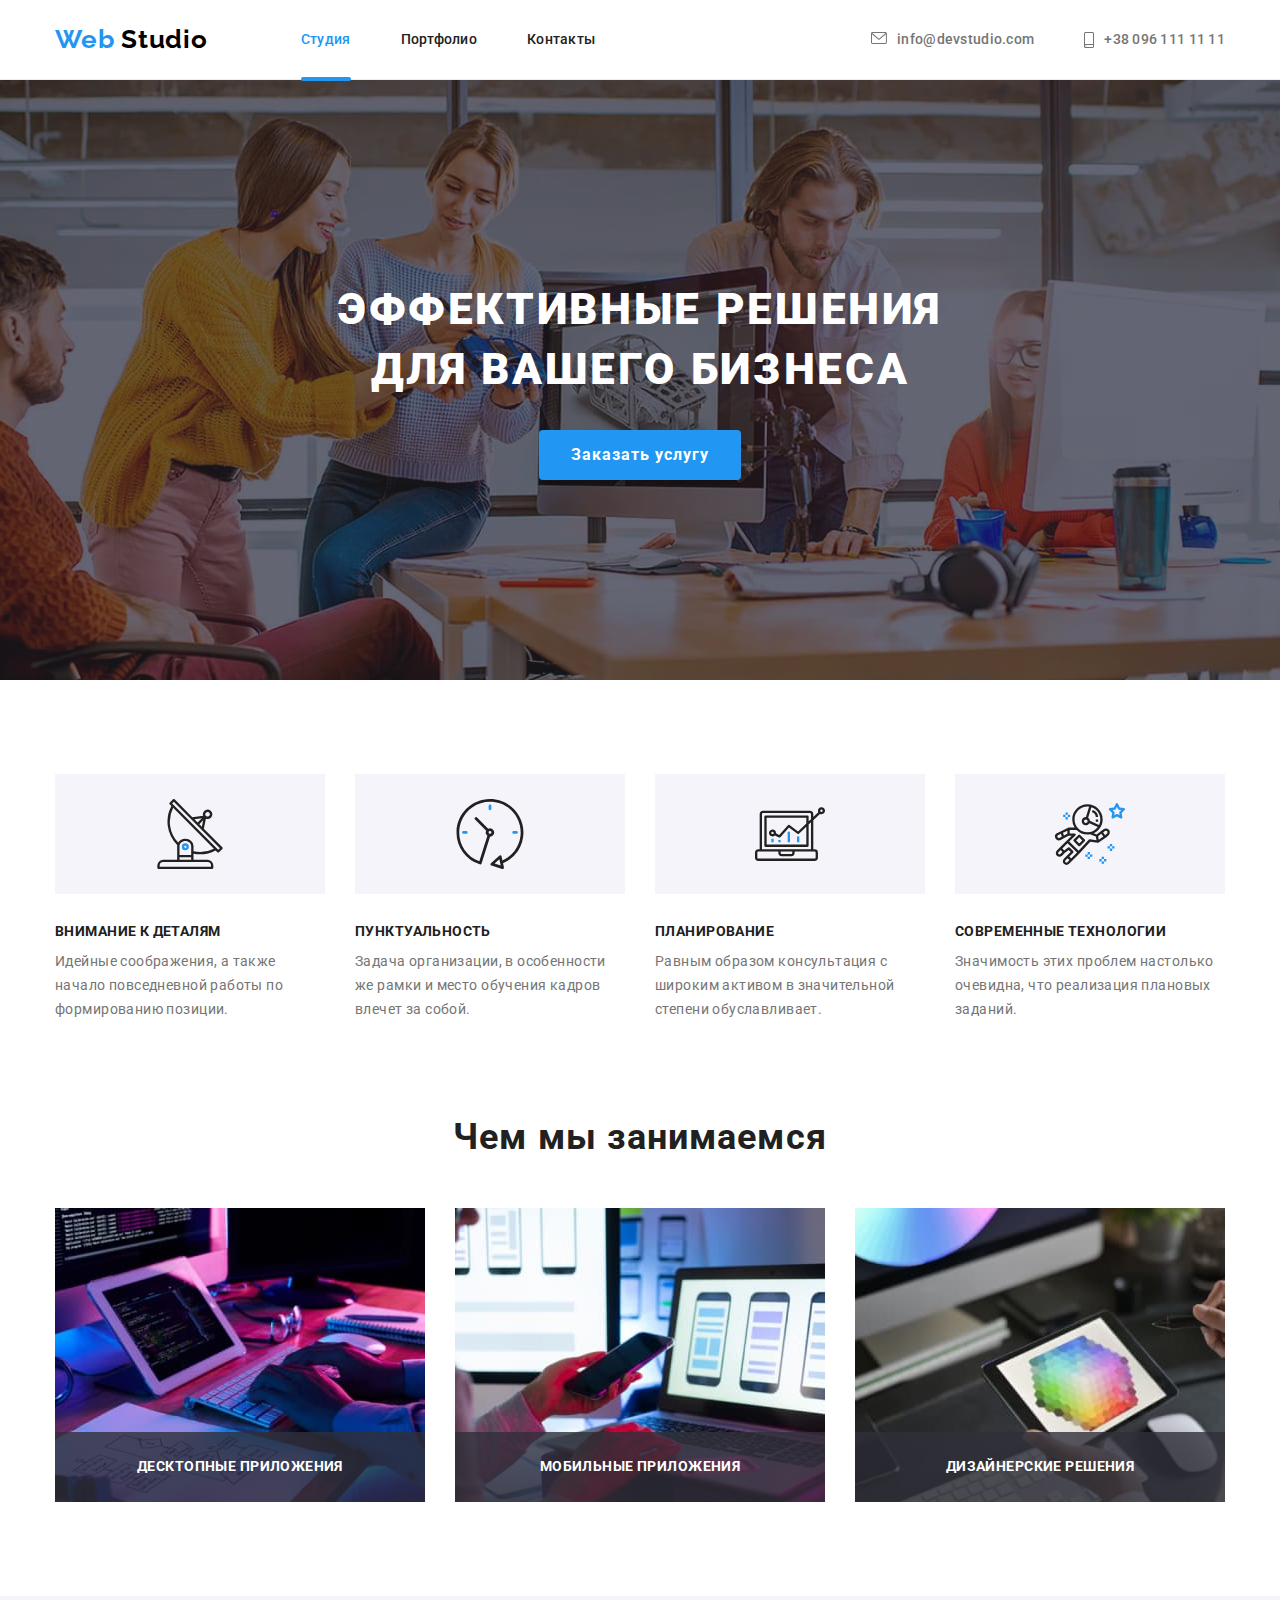
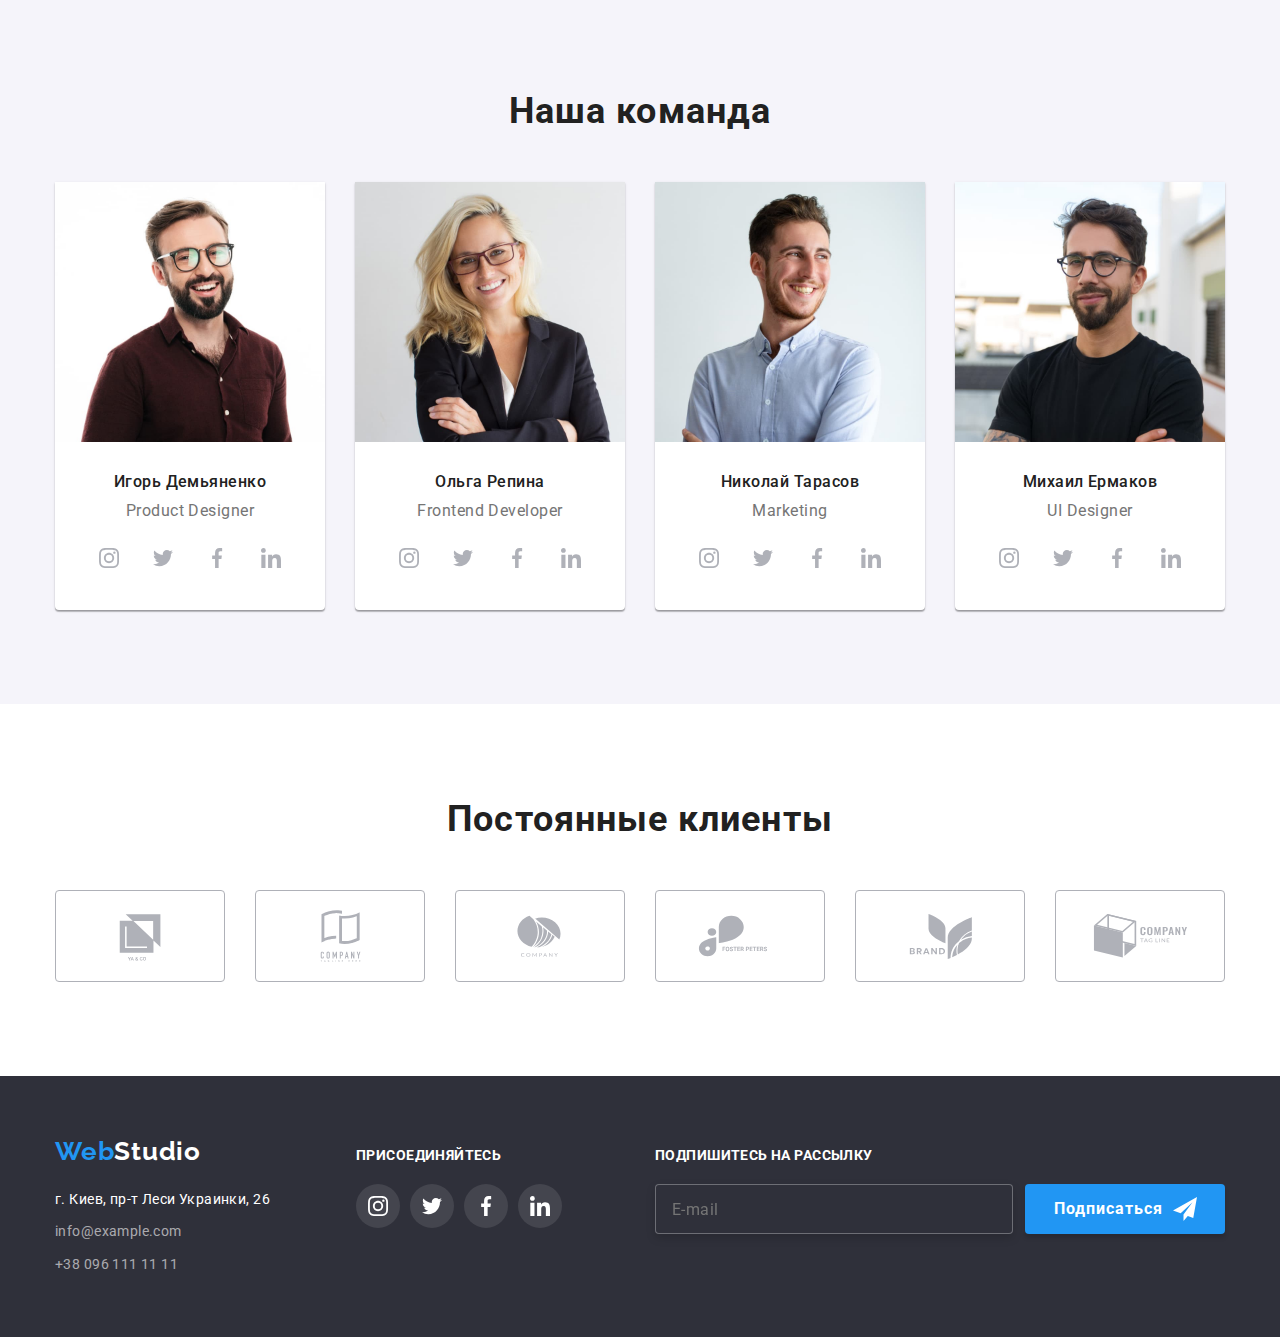
<file: index.html>
<!DOCTYPE html>
<html lang="ru">
  <head>
    <meta charset="UTF-8" />
    <meta http-equiv="X-UA-Compatible" content="IE=edge" />
    <meta name="viewport" content="width=device-width, initial-scale=1.0" />
    <title>WebStudio-Main</title>
    <link
      rel="stylesheet"
      href="https://cdnjs.cloudflare.com/ajax/libs/modern-normalize/1.0.0/modern-normalize.min.css"
    />
    <link
      href="https://fonts.googleapis.com/css2?family=Raleway:wght@700&family=Roboto:wght@400;500;700;900&display=swap"
      rel="stylesheet"
    />
    <link rel="stylesheet" href="./css/main.min.css" />
  </head>

  <body>
    <!--Шапка-->
    <header class="page-header">
      <div class="container">
        <a lang="en" href="./index.html" class="logo link">
          <span class="logo__accent">Web</span>
          Studio
        </a>
        <nav>
          <ul class="nav list">
            <li class="nav__item">
              <a href="./index.html" class="nav__link link current-page">Студия</a>
            </li>
            <li class="nav__item">
              <a href="./portfolio.html" class="nav__link link">Портфолио</a>
            </li>
            <li class="nav__item">
              <a href="#" class="nav__link link">Контакты </a>
            </li>
          </ul>
        </nav>
        <ul class="header-addr list">
          <li class="header-addr__item">
            <svg class="header-addr__icon" width="16" height="12">
              <use href="./images/icons.svg#envelope"></use>
            </svg>
            <a href="mailto:info@devstudio.com" class="header-addr__link link">
              info@devstudio.com
            </a>
          </li>
          <li class="header-addr__item">
            <svg class="header-addr__icon" width="10" height="16">
              <use href="./images/icons.svg#smartphone"></use>
            </svg>
            <a href="tel:+380961111111" class="header-addr__link link"> +38 096 111 11 11 </a>
          </li>
        </ul>
      </div>
    </header>
    <main>
      <!--Герой-->
      <section class="hero">
        <h1 class="hero__title">Эффективные решения для вашего бизнеса</h1>
        <button type="button" class="hero__button" data-modal-open>Заказать услугу</button>
      </section>
      <!--Преимущества-->
      <section class="advantages-section section">
        <div class="container">
          <h2 class="visually-hidden">Преимущества</h2>
          <ul class="advantages list">
            <li class="advantages__item">
              <div class="advantages__icon">
                <svg width="70" height="70">
                  <use href="./images/icons.svg#antenna"></use>
                </svg>
              </div>
              <h3 class="advantages__title">Внимание к деталям</h3>
              <p class="advantages__text">
                Идейные соображения, а также начало повседневной работы по формированию позиции.
              </p>
            </li>
            <li class="advantages__item">
              <div class="advantages__icon">
                <svg width="70" height="70">
                  <use href="./images/icons.svg#clock"></use>
                </svg>
              </div>
              <h3 class="advantages__title">Пунктуальность</h3>
              <p class="advantages__text">
                Задача организации, в особенности же рамки и место обучения кадров влечет за собой.
              </p>
            </li>

            <li class="advantages__item">
              <div class="advantages__icon">
                <svg width="70" height="70">
                  <use href="./images/icons.svg#diagram"></use>
                </svg>
              </div>
              <h3 class="advantages__title">Планирование</h3>
              <p class="advantages__text">
                Равным образом консультация с широким активом в значительной степени обуславливает.
              </p>
            </li>
            <li class="advantages__item">
              <div class="advantages__icon">
                <svg width="70" height="70">
                  <use href="./images/icons.svg#astronaut"></use>
                </svg>
              </div>
              <h3 class="advantages__title">Современные технологии</h3>
              <p class="advantages__text">
                Значимость этих проблем настолько очевидна, что реализация плановых заданий.
              </p>
            </li>
          </ul>
        </div>
      </section>
      <!--Сферы-->
      <section class="spheres-section section">
        <div class="container">
          <h2 class="section__title">Чем мы занимаемся</h2>
          <ul class="spheres list">
            <li class="spheres__item">
              <img
                src="./images/index/sphere1.jpg"
                alt="Человек пишет программный код"
                width="370"
                height="294"
              />
              <p class="spheres__overlay">Десктопные приложения</p>
            </li>
            <li class="spheres__item">
              <img
                src="./images/index/sphere2.jpg"
                alt="Человек разрабатывает интерфейс"
                width="370"
                height="294"
              />
              <p class="spheres__overlay">Мобильные приложения</p>
            </li>
            <li class="spheres__item">
              <img
                src="./images/index/sphere3.jpg"
                alt="Человек выбирает цвет на планшете"
                width="370"
                height="294"
              />
              <p class="spheres__overlay">Дизайнерские решения</p>
            </li>
          </ul>
        </div>
      </section>
      <!--Команда-->
      <section class="team-section section">
        <div class="container">
          <h2 class="section__title">Наша команда</h2>
          <ul class="team list">
            <li class="team__item">
              <img src="./images/index/team1.jpg" alt="Игорь Демьяненко" width="270" height="260" />
              <h3 class="team__person">Игорь Демьяненко</h3>
              <p class="team__position">Product Designer</p>
              <ul class="social list">
                <li>
                  <a href="#" class="social__link">
                    <svg class="social__icon social__icon--team" width="20" height="20">
                      <use href="./images/icons.svg#instagram"></use>
                    </svg>
                  </a>
                </li>
                <li>
                  <a href="#" class="social__link">
                    <svg class="social__icon social__icon--team" width="20" height="20">
                      <use href="./images/icons.svg#twitter"></use>
                    </svg>
                  </a>
                </li>
                <li>
                  <a href="#" class="social__link">
                    <svg class="social__icon social__icon--team" width="20" height="20">
                      <use href="./images/icons.svg#facebook"></use>
                    </svg>
                  </a>
                </li>
                <li>
                  <a href="#" class="social__link">
                    <svg class="social__icon social__icon--team" width="20" height="20">
                      <use href="./images/icons.svg#linkedin"></use>
                    </svg>
                  </a>
                </li>
              </ul>
            </li>
            <li class="team__item">
              <img src="./images/index/team2.jpg" alt="Ольга Репина" width="270" height="260" />
              <h3 class="team__person">Ольга Репина</h3>
              <p class="team__position">Frontend Developer</p>
              <ul class="social list">
                <li>
                  <a href="#" class="social__link">
                    <svg class="social__icon social__icon--team" width="20" height="20">
                      <use href="./images/icons.svg#instagram"></use>
                    </svg>
                  </a>
                </li>
                <li>
                  <a href="#" class="social__link">
                    <svg class="social__icon social__icon--team" width="20" height="20">
                      <use href="./images/icons.svg#twitter"></use>
                    </svg>
                  </a>
                </li>
                <li>
                  <a href="#" class="social__link">
                    <svg class="social__icon social__icon--team" width="20" height="20">
                      <use href="./images/icons.svg#facebook"></use>
                    </svg>
                  </a>
                </li>
                <li>
                  <a href="#" class="social__link">
                    <svg class="social__icon social__icon--team" width="20" height="20">
                      <use href="./images/icons.svg#linkedin"></use>
                    </svg>
                  </a>
                </li>
              </ul>
            </li>
            <li class="team__item">
              <img src="./images/index/team3.jpg" alt="Николай Тарасов" width="270" height="260" />
              <h3 class="team__person">Николай Тарасов</h3>
              <p class="team__position">Marketing</p>
              <ul class="social list">
                <li>
                  <a href="#" class="social__link">
                    <svg class="social__icon social__icon--team" width="20" height="20">
                      <use href="./images/icons.svg#instagram"></use>
                    </svg>
                  </a>
                </li>
                <li>
                  <a href="#" class="social__link">
                    <svg class="social__icon social__icon--team" width="20" height="20">
                      <use href="./images/icons.svg#twitter"></use>
                    </svg>
                  </a>
                </li>
                <li>
                  <a href="#" class="social__link">
                    <svg class="social__icon social__icon--team" width="20" height="20">
                      <use href="./images/icons.svg#facebook"></use>
                    </svg>
                  </a>
                </li>
                <li>
                  <a href="#" class="social__link">
                    <svg class="social__icon social__icon--team" width="20" height="20">
                      <use href="./images/icons.svg#linkedin"></use>
                    </svg>
                  </a>
                </li>
              </ul>
            </li>
            <li class="team__item">
              <img src="./images/index/team4.jpg" alt="Михаил Ермаков" width="270" height="260" />
              <h3 class="team__person">Михаил Ермаков</h3>
              <p class="team__position">UI Designer</p>
              <ul class="social list">
                <li>
                  <a href="#" class="social__link">
                    <svg class="social__icon social__icon--team" width="20" height="20">
                      <use href="./images/icons.svg#instagram"></use>
                    </svg>
                  </a>
                </li>
                <li>
                  <a href="#" class="social__link">
                    <svg class="social__icon social__icon--team" width="20" height="20">
                      <use href="./images/icons.svg#twitter"></use>
                    </svg>
                  </a>
                </li>
                <li>
                  <a href="#" class="social__link">
                    <svg class="social__icon social__icon--team" width="20" height="20">
                      <use href="./images/icons.svg#facebook"></use>
                    </svg>
                  </a>
                </li>
                <li>
                  <a href="#" class="social__link">
                    <svg class="social__icon social__icon--team" width="20" height="20">
                      <use href="./images/icons.svg#linkedin"></use>
                    </svg>
                  </a>
                </li>
              </ul>
            </li>
          </ul>
        </div>
      </section>
      <!--Постоянные клиенты-->
      <section class="section">
        <div class="container">
          <h2 class="section__title">Постоянные клиенты</h2>
          <ul class="clients list">
            <li class="clients__item">
              <a href="#" class="clients__link link">
                <svg class="clients__icon" width="106" height="60">
                  <use href="./images/icons.svg#company1"></use>
                </svg>
              </a>
            </li>
            <li class="clients__item">
              <a href="#" class="clients__link link">
                <svg class="clients__icon" width="106" height="60">
                  <use href="./images/icons.svg#company2"></use>
                </svg>
              </a>
            </li>
            <li class="clients__item">
              <a href="#" class="clients__link link">
                <svg class="clients__icon" width="106" height="60">
                  <use href="./images/icons.svg#company3"></use>
                </svg>
              </a>
            </li>
            <li class="clients__item">
              <a href="#" class="clients__link link">
                <svg class="clients__icon" width="106" height="60">
                  <use href="./images/icons.svg#company4"></use>
                </svg>
              </a>
            </li>
            <li class="clients__item">
              <a href="#" class="clients__link link">
                <svg class="clients__icon" width="106" height="60">
                  <use href="./images/icons.svg#company5"></use>
                </svg>
              </a>
            </li>
            <li class="clients-list-item list">
              <a href="#" class="clients__link link">
                <svg class="clients__icon" width="106" height="60">
                  <use href="./images/icons.svg#company6"></use>
                </svg>
              </a>
            </li>
          </ul>
        </div>
      </section>
    </main>
    <!--Подвал-->
    <footer class="page-footer">
      <div class="container">
        <div class="page-footer__addresses">
          <a lang="en" href="./index.html" class="logo link"
            ><span class="logo__accent">Web</span>Studio</a
          >
          <address>
            <ul class="list">
              <li class="footer-addr">
                <a href="" class="footer-addr__link footer-addr__link--real link">
                  г. Киев, пр-т Леси Украинки, 26
                </a>
              </li>
              <li class="footer-addr">
                <a
                  href="mailto:info@example.com"
                  class="footer-addr__link footer-addr__link--email link"
                  >info@example.com</a
                >
              </li>
              <li class="footer-addr">
                <a href="tel:+380961111111" class="footer-addr__link footer-addr__link--phone link"
                  >+38 096 111 11 11</a
                >
              </li>
            </ul>
          </address>
        </div>
        <div class="page-footer__social">
          <h3 class="page-footer__title">Присоединяйтесь</h3>
          <ul class="social list">
            <li>
              <a href="#" class="social__link social__link--footer">
                <svg class="social__icon social__icon--footer" width="20" height="20">
                  <use href="./images/icons.svg#instagram"></use>
                </svg>
              </a>
            </li>
            <li>
              <a href="#" class="social__link social__link--footer">
                <svg class="social__icon social__icon--footer" width="20" height="20">
                  <use href="./images/icons.svg#twitter"></use>
                </svg>
              </a>
            </li>
            <li>
              <a href="#" class="social__link social__link--footer">
                <svg class="social__icon social__icon--footer" width="20" height="20">
                  <use href="./images/icons.svg#facebook"></use>
                </svg>
              </a>
            </li>
            <li>
              <a href="#" class="social__link social__link--footer">
                <svg class="social__icon social__icon--footer" width="20" height="20">
                  <use href="./images/icons.svg#linkedin"></use>
                </svg>
              </a>
            </li>
          </ul>
        </div>
        <form class="page-footer__subscribe">
          <h3 class="page-footer__title">Подпишитесь на рассылку</h3>
          <div class="subscribe">
            <input
              class="subscribe__input"
              name="subscribe-email"
              type="email"
              placeholder="E-mail"
            />
            <button class="subscribe__button" type="submit">Подписаться</button>
            <svg class="subscribe__icon">
              <use href="./images/icons.svg#send"></use>
            </svg>
          </div>
        </form>
      </div>
    </footer>
    <!--Backdrop-->
    <div class="backdrop is-hidden" data-modal>
      <form class="modal">
        <button type="button" class="modal__close" data-modal-close>
          <svg width="18" height="18">
            <use href="./images/icons.svg#modal-close"></use>
          </svg>
        </button>

        <p class="modal__title">Оставьте свои данные, мы вам перезвоним</p>

        <ul>
          <li class="inputbox">
            <label for="name" class="inputbox__label">Имя</label>
            <input type="text" name="client-name" id="name" class="inputbox__text" />
            <svg class="inputbox__icon">
              <use href="./images/icons.svg#input-name"></use>
            </svg>
          </li>
          <li class="inputbox">
            <label for="tel" class="inputbox__label">Телефон</label>
            <input type="tel" name="client-tel" id="tel" class="inputbox__text" />
            <svg class="inputbox__icon">
              <use href="./images/icons.svg#input-phone"></use>
            </svg>
          </li>
          <li class="inputbox">
            <label for="email" class="inputbox__label">Почта</label>
            <input type="email" name="client-email" id="email" class="inputbox__text" />
            <svg class="inputbox__icon">
              <use href="./images/icons.svg#input-email"></use>
            </svg>
          </li>
          <li class="inputbox">
            <label for="comment" class="inputbox__label">Комментарий</label>
            <textarea
              class="inputbox__comment"
              name="client-comment"
              id="comment"
              placeholder="Введите текст"
            ></textarea>
          </li>
        </ul>

        <label class="license">
          <input type="checkbox" name="license-origin-cb" class="license__origin-cb" />
          <svg class="license__svg-cb">
            <use href="./images/icons.svg#check"></use>
          </svg>
          <span>
            Соглашаюсь с рассылкой и принимаю
            <a href="#" class="license__link">Условия договора</a>
          </span>
        </label>
        <button type="submit" class="modal__button">Отправить</button>
      </form>
    </div>
    <script src="./js/modal.js"></script>
  </body>
</html>
</file>
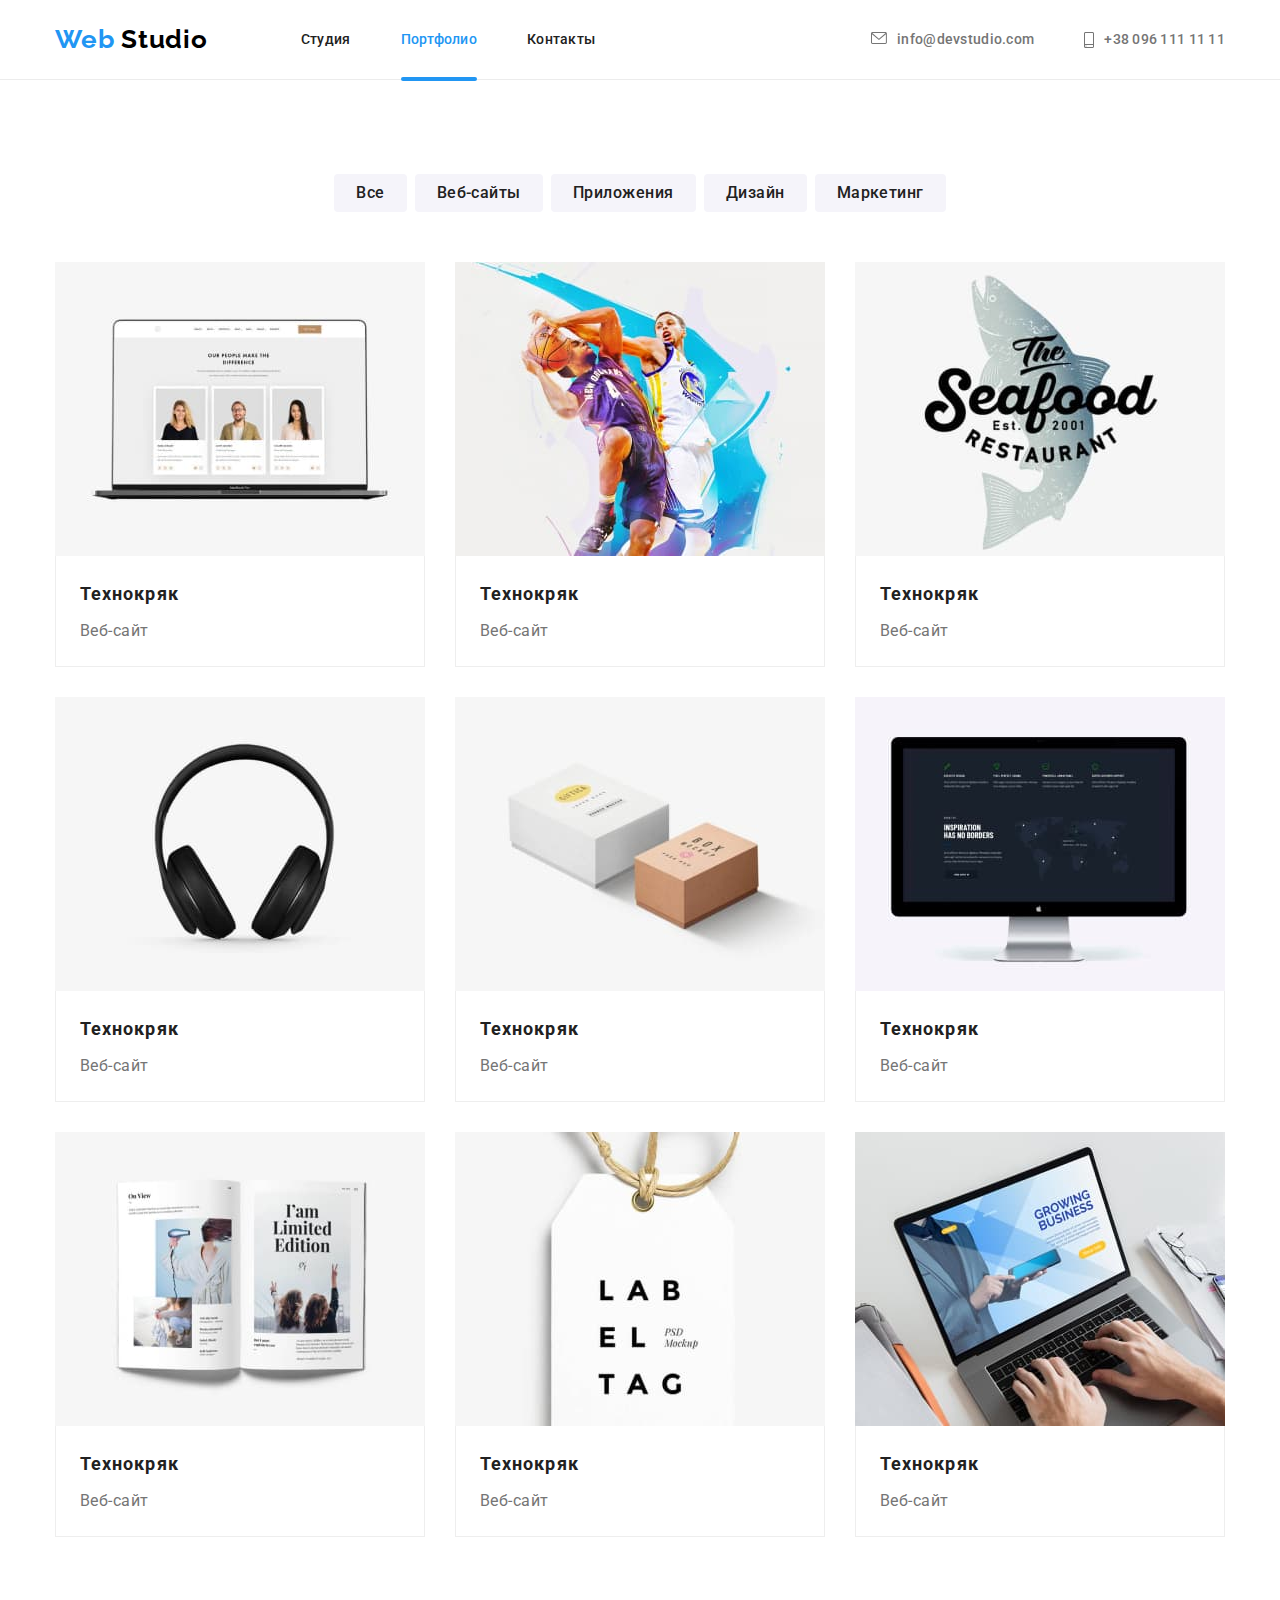
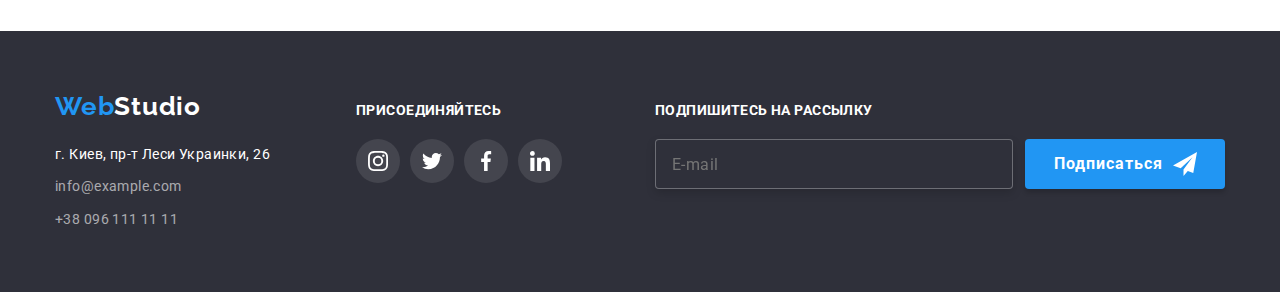
<file: portfolio.html>
<!DOCTYPE html>
<html lang="ru">
  <head>
    <meta charset="UTF-8" />
    <meta http-equiv="X-UA-Compatible" content="IE=edge" />
    <meta name="viewport" content="width=device-width, initial-scale=1.0" />
    <title>WebStudio-Portfolio</title>
    <link
      rel="stylesheet"
      href="https://cdnjs.cloudflare.com/ajax/libs/modern-normalize/1.0.0/modern-normalize.min.css"
    />
    <link
      href="https://fonts.googleapis.com/css2?family=Raleway:wght@700&family=Roboto:wght@400;500;700&display=swap"
      rel="stylesheet"
    />
    <link rel="stylesheet" href="./css/main.min.css" />
  </head>

  <body>
    <!--Шапка-->
    <header class="page-header">
      <div class="container">
        <a lang="en" href="./index.html" class="logo link">
          <span class="logo__accent">Web</span>
          Studio
        </a>
        <nav>
          <ul class="nav list">
            <li class="nav__item">
              <a href="./index.html" class="nav__link link">Студия</a>
            </li>
            <li class="nav__item">
              <a href="./portfolio.html" class="nav__link link current-page">Портфолио</a>
            </li>
            <li class="nav__item">
              <a href="#" class="nav__link link">Контакты </a>
            </li>
          </ul>
        </nav>
        <ul class="header-addr list">
          <li class="header-addr__item">
            <svg class="header-addr__icon" width="16" height="12">
              <use href="./images/icons.svg#envelope"></use>
            </svg>
            <a href="mailto:info@devstudio.com" class="header-addr__link link">
              info@devstudio.com
            </a>
          </li>
          <li class="header-addr__item">
            <svg class="header-addr__icon" width="10" height="16">
              <use href="./images/icons.svg#smartphone"></use>
            </svg>
            <a href="tel:+380961111111" class="header-addr__link link"> +38 096 111 11 11 </a>
          </li>
        </ul>
      </div>
    </header>

    <main>
      <!--Портфолио-->
      <section class="section">
        <div class="container">
          <h1 class="visually-hidden">Наши работы</h1>
          <ul class="filter list">
            <li class="filter__item">
              <button type="button" class="filter__button">Все</button>
            </li>
            <li class="filter__item">
              <button type="button" class="filter__button">Веб-сайты</button>
            </li>
            <li class="filter__item">
              <button type="button" class="filter__button">Приложения</button>
            </li>
            <li class="filter__item">
              <button type="button" class="filter__button">Дизайн</button>
            </li>
            <li class="filter__item">
              <button type="button" class="filter__button">Маркетинг</button>
            </li>
          </ul>
          <ul class="works list">
            <li class="works__item">
              <a href="#" class="works__link link">
                <div class="works__thumb">
                  <img
                    src="./images/portfolio/technocrack.jpg"
                    alt="Интернет страница с изображениями людей"
                    width="370"
                    height="294"
                  />
                  <p class="works__overlay">
                    Технокряк это современная площадка распространения коронавируса. Компании
                    используют эту платформу для цифрового шпионажа и атак на защищённые сервера
                    конкурентов. Технокряк это современная площадка распространения коронавируса.
                    Компании используют эту платформу для цифрового шпионажа и атак на защищённые
                    сервера конкурентов.
                  </p>
                </div>
                <div class="works__info">
                  <h2 class="works__title">Технокряк</h2>
                  <p class="works__description">Веб-сайт</p>
                </div>
              </a>
            </li>
            <li class="works__item">
              <a href="#" class="works__link link">
                <div class="works__thumb">
                  <img
                    src="./images/portfolio/basketball.jpg"
                    alt="Баскетболисты"
                    width="370"
                    height="294"
                  />
                  <p class="works__overlay">
                    Технокряк это современная площадка распространения коронавируса. Компании
                    используют эту платформу для цифрового шпионажа и атак на защищённые сервера
                    конкурентов.
                  </p>
                </div>
                <div class="works__info">
                  <h2 class="works__title">Технокряк</h2>
                  <p class="works__description">Веб-сайт</p>
                </div>
              </a>
            </li>
            <li class="works__item">
              <a href="#" class="works__link link">
                <div class="works__thumb">
                  <img
                    src="./images/portfolio/seafood.jpg"
                    alt="Логотип ресторана Seafood"
                    width="370"
                    height="294"
                  />
                  <p class="works__overlay">
                    Технокряк это современная площадка распространения коронавируса. Компании
                    используют эту платформу для цифрового шпионажа и атак на защищённые сервера
                    конкурентов.
                  </p>
                </div>
                <div class="works__info">
                  <h2 class="works__title">Технокряк</h2>
                  <p class="works__description">Веб-сайт</p>
                </div>
              </a>
            </li>
            <li class="works__item">
              <a href="#" class="works__link link">
                <div class="works__thumb">
                  <img src="./images/portfolio/prime.jpg" alt="Наушники" width="370" height="294" />
                  <p class="works__overlay">
                    Технокряк это современная площадка распространения коронавируса. Компании
                    используют эту платформу для цифрового шпионажа и атак на защищённые сервера
                    конкурентов.
                  </p>
                </div>
                <div class="works__info">
                  <h2 class="works__title">Технокряк</h2>
                  <p class="works__description">Веб-сайт</p>
                </div>
              </a>
            </li>
            <li class="works__item">
              <a href="#" class="works__link link">
                <div class="works__thumb">
                  <img
                    src="./images/portfolio/boxes.jpg"
                    alt="Две разные коробки"
                    width="370"
                    height="294"
                  />
                  <p class="works__overlay">
                    Технокряк это современная площадка распространения коронавируса. Компании
                    используют эту платформу для цифрового шпионажа и атак на защищённые сервера
                    конкурентов.
                  </p>
                </div>
                <div class="works__info">
                  <h2 class="works__title">Технокряк</h2>
                  <p class="works__description">Веб-сайт</p>
                </div>
              </a>
            </li>
            <li class="works__item">
              <a href="#" class="works__link link">
                <div class="works__thumb">
                  <img
                    src="./images/portfolio/inspiration.jpg"
                    alt="Компьютер с открытым сайтом"
                    width="370"
                    height="294"
                  />
                  <p class="works__overlay">
                    Технокряк это современная площадка распространения коронавируса. Компании
                    используют эту платформу для цифрового шпионажа и атак на защищённые сервера
                    конкурентов.
                  </p>
                </div>
                <div class="works__info">
                  <h2 class="works__title">Технокряк</h2>
                  <p class="works__description">Веб-сайт</p>
                </div>
              </a>
            </li>
            <li class="works__item">
              <a href="#" class="works__link link">
                <div class="works__thumb">
                  <img
                    src="./images/portfolio/limited-edition.jpg"
                    alt="Разворот журнала"
                    width="370"
                    height="294"
                  />
                  <p class="works__overlay">
                    Технокряк это современная площадка распространения коронавируса. Компании
                    используют эту платформу для цифрового шпионажа и атак на защищённые сервера
                    конкурентов.
                  </p>
                </div>
                <div class="works__info">
                  <h2 class="works__title">Технокряк</h2>
                  <p class="works__description">Веб-сайт</p>
                </div>
              </a>
            </li>
            <li class="works__item">
              <a href="#" class="works__link link">
                <div class="works__thumb">
                  <img
                    src="./images/portfolio/lab.jpg"
                    alt="Бирка с надписью"
                    width="370"
                    height="294"
                  />
                  <p class="works__overlay">
                    Технокряк это современная площадка распространения коронавируса. Компании
                    используют эту платформу для цифрового шпионажа и атак на защищённые сервера
                    конкурентов.
                  </p>
                </div>
                <div class="works__info">
                  <h2 class="works__title">Технокряк</h2>
                  <p class="works__description">Веб-сайт</p>
                </div>
              </a>
            </li>
            <li class="works__item">
              <a href="#" class="works__link link">
                <div class="works__thumb">
                  <img
                    src="./images/portfolio/growing-business.jpg"
                    alt="Человек работает за ноутбуком"
                    width="370"
                    height="294"
                  />
                  <p class="works__overlay">
                    Технокряк это современная площадка распространения коронавируса. Компании
                    используют эту платформу для цифрового шпионажа и атак на защищённые сервера
                    конкурентов.
                  </p>
                </div>
                <div class="works__info">
                  <h2 class="works__title">Технокряк</h2>
                  <p class="works__description">Веб-сайт</p>
                </div>
              </a>
            </li>
          </ul>
        </div>
      </section>
    </main>
    <!--Подвал-->
    <footer class="page-footer">
      <div class="container">
        <div class="page-footer__addresses">
          <a lang="en" href="./index.html" class="logo link"
            ><span class="logo__accent">Web</span>Studio</a
          >
          <address>
            <ul class="list">
              <li class="footer-addr">
                <a href="" class="footer-addr__link footer-addr__link--real link"
                  >г. Киев, пр-т Леси Украинки, 26</a
                >
              </li>
              <li class="footer-addr">
                <a
                  href="mailto:info@example.com"
                  class="footer-addr__link footer-addr__link--email link"
                  >info@example.com</a
                >
              </li>
              <li class="footer-addr">
                <a href="tel:+380961111111" class="footer-addr__link footer-addr__link--phone link"
                  >+38 096 111 11 11</a
                >
              </li>
            </ul>
          </address>
        </div>
        <div class="page-footer__social">
          <h3 class="page-footer__title">Присоединяйтесь</h3>
          <ul class="social list">
            <li>
              <a href="#" class="social__link social__link--footer">
                <svg class="social__icon social__icon--footer" width="20" height="20">
                  <use href="./images/icons.svg#instagram"></use>
                </svg>
              </a>
            </li>
            <li>
              <a href="#" class="social__link social__link--footer">
                <svg class="social__icon social__icon--footer" width="20" height="20">
                  <use href="./images/icons.svg#twitter"></use>
                </svg>
              </a>
            </li>
            <li>
              <a href="#" class="social__link social__link--footer">
                <svg class="social__icon social__icon--footer" width="20" height="20">
                  <use href="./images/icons.svg#facebook"></use>
                </svg>
              </a>
            </li>
            <li>
              <a href="#" class="social__link social__link--footer">
                <svg class="social__icon social__icon--footer" width="20" height="20">
                  <use href="./images/icons.svg#linkedin"></use>
                </svg>
              </a>
            </li>
          </ul>
        </div>
        <form class="page-footer__subscribe">
          <h3 class="page-footer__title">Подпишитесь на рассылку</h3>
          <div class="subscribe">
            <input
              class="subscribe__input"
              name="subscribe-email"
              type="email"
              placeholder="E-mail"
            />
            <button class="subscribe__button" type="submit">Подписаться</button>
            <svg class="subscribe__icon">
              <use href="./images/icons.svg#send"></use>
            </svg>
          </div>
        </form>
      </div>
    </footer>
  </body>
</html>
</file>
<file: css/main.min.css>
:root{--primary-text-color: #212121;--secondary-text-color: #757575;--accent-text-color: #2196f3;--white-text-color: #ffffff;--black-text-color: #000000;--button-primary-bg-color: #f5f4fa;--hero-button-hover-color: #188ce8;--primary-bg-color: #2f303a;--header-border-color: #ececec;--portfolio-border-color: #eeeeee;--default-svg-color: #afb1b8;--default-transition-delay: 250ms;--default-transition-timing: cubic-bezier(0.4, 0, 0.2, 1)}.visually-hidden{position:absolute;width:1px;height:1px;margin:-1px;border:0;padding:0;white-space:nowrap;clip-path:inset(100%);clip:rect(0 0 0 0);overflow:hidden}body{font-family:'Roboto', sans-serif;color:var(--secondary-text-color)}h1,h2,h3,p,ul{margin-top:0px;margin-bottom:0px;padding-left:0px}img{display:block}.list{list-style:none}.link{display:block;font-weight:500;font-size:14px;line-height:1.14;letter-spacing:0.02em;text-decoration:none}.section{padding-top:94px;padding-bottom:94px}.section__title{margin-bottom:50px;font-weight:700;font-size:36px;line-height:1.17;text-align:center;letter-spacing:0.03em;color:var(--primary-text-color)}.container{width:1200px;margin:0 auto;padding:0 15px}.logo{font-family:'Raleway', sans-serif;font-weight:700;font-size:26px;line-height:1.2;letter-spacing:0.03em}.logo__accent{color:var(--accent-text-color)}.nav{display:flex;align-items:center}.nav__item:not(:last-child){margin-right:50px}.nav__link{color:var(--primary-text-color);transition:color var(--default-transition-delay) var(--default-transition-timing)}.nav__link:hover,.nav__link:focus{color:var(--accent-text-color)}.current-page{display:block;color:var(--accent-text-color);position:relative}.current-page::after{display:block;content:'';width:100%;height:4px;background-color:var(--accent-text-color);border-radius:2px;position:absolute;bottom:-33px}.social{display:flex;justify-content:space-between;width:206px;height:44px}.social__link{display:inline-block;width:44px;height:44px;border-radius:50%;transition:background-color var(--default-transition-delay) var(--default-transition-timing)}.social__link:hover,.social__link:focus{background-color:var(--accent-text-color)}.social__link--footer{background-color:rgba(255,255,255,0.1)}.social__icon{margin:12px;transition:fill var(--default-transition-delay) var(--default-transition-timing)}.social__icon--team{fill:var(--default-svg-color)}.social__icon--footer{fill:var(--white-text-color)}.social__link:hover .social__icon,.social__link:focus .social__icon{fill:var(--white-text-color)}.filter{display:flex;justify-content:center;margin-bottom:50px}.filter__item:not(:last-child){margin-right:8px}.filter__button{border:none;border-radius:4px;padding:6px 22px;font-weight:500;font-size:16px;line-height:1.62;text-align:center;letter-spacing:0.03em;color:var(--primary-text-color);background-color:var(--button-primary-bg-color);cursor:pointer;transition:background-color var(--default-transition-delay) var(--default-transition-timing),color var(--default-transition-delay) var(--default-transition-timing),border var(--default-transition-delay) var(--default-transition-timing)}.filter__button:hover,.filter__button:focus{color:var(--white-text-color);background-color:var(--accent-text-color);box-shadow:0px 3px 1px rgba(0,0,0,0.1),0px 1px 2px rgba(0,0,0,0.08),0px 2px 2px rgba(0,0,0,0.12)}.backdrop{position:fixed;top:0;left:0;width:100%;height:100%;background-color:rgba(0,0,0,0.2);transform:translate(0, 0);transition:opacity var(--default-transition-delay) var(--default-transition-timing),visibility var(--default-transition-delay) var(--default-transition-timing),transform var(--default-transition-delay) var(--default-transition-timing)}.is-hidden{opacity:0;visibility:hidden;pointer-events:none;transform:translate(-10%, -10%)}.modal{position:absolute;top:50%;left:50%;transform:translate(-50%, -50%);width:528px;height:581px;padding:40px;background-color:var(--white-text-color);box-shadow:0px 1px 3px rgba(0,0,0,0.12),0px 1px 1px rgba(0,0,0,0.14),0px 2px 1px rgba(0,0,0,0.2);border-radius:4px}.modal__close{position:absolute;top:8px;right:8px;width:30px;height:30px;padding:5px;background-color:var(--white-text-color);border:1px solid rgba(0,0,0,0.1);border-radius:50%;cursor:pointer;transition:fill var(--default-transition-delay) var(--default-transition-timing)}.modal__close:hover,.modal__close:focus{fill:var(--accent-text-color)}.modal__title{text-align:center;margin-bottom:12px;font-weight:700;font-size:20px;line-height:1.15;text-align:center;letter-spacing:0.03em;color:var(--primary-text-color)}.modal__button{width:200px;height:50px;display:block;margin-left:auto;margin-right:auto;background-color:var(--accent-text-color);border:none;box-shadow:0px 4px 4px rgba(0,0,0,0.15);border-radius:4px;font-weight:700;font-size:16px;line-height:1.87;letter-spacing:0.06em;color:var(--white-text-color);cursor:pointer;transition:background-color var(--default-transition-delay) var(--default-transition-timing)}.modal__button:hover,.modal__button:focus{background-color:var(--hero-button-hover-color)}.inputbox{position:relative;display:flex;flex-direction:column}.inputbox__label{position:relative;margin-bottom:4px;font-weight:400;font-size:12px;line-height:1.17;letter-spacing:0.01em;color:var(--secondary-text-color)}.inputbox__icon{position:absolute;top:29px;left:12px;width:18px;height:18px;fill:var(--primary-text-color);transition:fill var(--default-transition-delay) var(--default-transition-timing)}.inputbox:hover .inputbox__icon{fill:var(--accent-text-color)}.inputbox:focus-within .inputbox__icon{fill:var(--accent-text-color)}.inputbox__text{min-height:40px;border:1px solid rgba(33,33,33,0.2);border-radius:4px;padding-left:42px;padding-right:16px;margin-bottom:10px;transition:border var(--default-transition-delay) var(--default-transition-timing)}.inputbox:hover .inputbox__text{border:1px solid var(--accent-text-color)}.inputbox:focus-within .inputbox__text{outline:none;border:1px solid var(--accent-text-color)}.inputbox__comment{min-height:120px;border:1px solid rgba(33,33,33,0.2);border-radius:4px;resize:none;padding:12px 16px;margin-bottom:20px;font-weight:400;font-size:12px;line-height:1.17;letter-spacing:0.01em;transition:border var(--default-transition-delay) var(--default-transition-timing)}.inputbox__comment:hover{border:1px solid var(--accent-text-color)}.inputbox__comment:focus{outline:none;border:1px solid var(--accent-text-color)}.inputbox__comment::placeholder{font-weight:400;font-size:12px;line-height:1.17;letter-spacing:0.01em;color:rgba(117,117,117,0.5)}.license{display:flex;align-items:center;padding-left:12px;margin-bottom:30px;font-weight:400;font-size:14px;line-height:1.71;letter-spacing:0.03em;color:var(--secondary-text-color)}.license__origin-cb{width:1px;height:1px;margin:-1px;border:0;padding:0;white-space:nowrap;clip-path:inset(100%);clip:rect(0 0 0 0);overflow:hidden}.license__svg-cb{width:16px;height:15px;margin-right:8px;fill:var(--white-text-color);border:2px solid var(--primary-text-color);border-radius:2px;transition:border var(--default-transition-delay) var(--default-transition-timing);transition:fill var(--default-transition-delay) var(--default-transition-timing)}.license:hover .license__svg-cb{border:2px solid var(--accent-text-color)}.license__origin-cb:focus+.license__svg-cb{border:2px solid var(--accent-text-color)}.license__origin-cb:checked+.license__svg-cb{fill:var(--accent-text-color);border:none}.license__link{font-weight:400;font-size:14px;line-height:1.71;letter-spacing:0.03em;color:var(--accent-text-color)}.subscribe{position:relative;display:flex}.subscribe__input{width:358px;height:50px;padding:15px 16px;margin-right:12px;background-color:var(--primary-bg-color);border:1px solid rgba(255,255,255,0.3);filter:drop-shadow(0px 4px 4px rgba(0,0,0,0.15));border-radius:4px;font-weight:400;font-size:16px;line-height:1.25;letter-spacing:0.03em;color:rgba(255,255,255,0.6)}.subscribe__button{display:block;padding:10px 62px 10px 29px;width:200px;height:50px;background:var(--accent-text-color);box-shadow:0px 4px 4px rgba(0,0,0,0.15);border:none;border-radius:4px;font-weight:700;font-size:16px;line-height:1.87;letter-spacing:0.06em;color:var(--white-text-color);cursor:pointer;transition:background-color var(--default-transition-delay) var(--default-transition-timing)}.subscribe__button:hover,.subscribe__button:focus{background-color:var(--hero-button-hover-color)}.subscribe__icon{position:absolute;top:13px;right:28px;content:'';width:24px;height:24px;fill:var(--white-text-color)}.page-header{padding-top:24px;padding-bottom:24px;border-bottom:1px solid var(--header-border-color)}.page-header .container{display:flex;align-items:center}.page-header .logo{margin-right:93px;color:var(--black-text-color)}.header-addr{display:flex;margin-left:auto}.header-addr__item{display:flex;align-content:center}.header-addr__item:not(:last-child){margin-right:50px}.header-addr__icon{margin-right:10px;fill:var(--secondary-text-color);transition:fill var(--default-transition-delay) var(--default-transition-timing)}.header-addr__item:focus-within .header-addr__icon,.header-addr__item:hover .header-addr__icon{fill:var(--accent-text-color)}.header-addr__link{display:block;color:var(--secondary-text-color);transition:color var(--default-transition-delay) var(--default-transition-timing)}.header-addr__item:hover .header-addr__link,.header-addr__link:focus{color:var(--accent-text-color)}.hero{padding-top:200px;padding-bottom:200px;text-align:center;max-width:1600px;margin-left:auto;margin-right:auto;min-height:600px;background-image:linear-gradient(to right, rgba(47,48,58,0.4), rgba(47,48,58,0.4)),url(../images/index/hero-bg.jpg);background-repeat:no-repeat;background-position:center;background-size:cover;background-color:var(--primary-bg-color)}.hero__title{width:696px;margin-left:auto;margin-right:auto;margin-bottom:30px;font-weight:900;font-size:44px;line-height:1.36;text-align:center;letter-spacing:0.06em;text-transform:uppercase;color:var(--white-text-color)}.hero__button{display:inline-block;border:none;border-radius:4px;padding:10px 32px;font-weight:700;font-size:16px;line-height:1.87;align-items:center;text-align:center;letter-spacing:0.06em;color:var(--white-text-color);background-color:var(--accent-text-color);box-shadow:0px 4px 4px rgba(0,0,0,0.15);cursor:pointer;transition:background-color var(--default-transition-delay) var(--default-transition-timing)}.hero__button:hover,.hero__button:focus{background-color:var(--hero-button-hover-color)}.advantages-section{padding-bottom:47px}.advantages{display:flex;justify-content:space-between}.advantages__item{flex-basis:270px}.advantages__item:not(:last-child){margin-right:30px}.advantages__icon{display:flex;justify-content:center;align-items:center;width:270px;height:120px;background-color:var(--button-primary-bg-color)}.advantages__title{margin-top:30px;margin-bottom:10px;font-weight:700;font-size:14px;line-height:1.14;letter-spacing:0.03em;text-transform:uppercase;color:var(--primary-text-color)}.advantages__text{font-size:14px;line-height:1.71;letter-spacing:0.03em}.spheres-section{padding-top:47px}.spheres{display:flex;justify-content:space-between}.spheres__item{position:relative}.spheres__overlay{position:absolute;width:100%;padding:27px 0;bottom:0;background-color:rgba(47,48,58,0.8);font-weight:700;font-size:14px;line-height:1.14;text-align:center;letter-spacing:0.03em;text-transform:uppercase;color:var(--white-text-color)}.team-section{background-color:var(--button-primary-bg-color)}.team{display:flex;flex-wrap:wrap;margin-top:-30px;margin-left:-30px}.team__item{flex-basis:calc((100% - 4 * 30px) / 4);margin-top:30px;margin-left:30px;box-shadow:0px 1px 3px rgba(0,0,0,0.12),0px 1px 1px rgba(0,0,0,0.14),0px 2px 1px rgba(0,0,0,0.2);border-radius:0px 0px 4px 4px;background-color:var(--white-text-color)}.team__person{margin-top:30px;font-weight:500;font-size:16px;line-height:1.19;text-align:center;letter-spacing:0.03em;color:var(--primary-text-color)}.team__position{margin-top:10px;font-size:16px;line-height:1.19;text-align:center;letter-spacing:0.03em}.team .social{margin:16px 32px 30px 32px}.clients{display:flex;justify-content:center}.clients__item:not(:last-child){margin-right:30px}.clients__link{display:block;width:170px;height:92px;padding:16px 32px;background-color:var(--white-text-color);border:1px solid var(--default-svg-color);border-radius:4px;transition:border var(--default-transition-delay) var(--default-transition-timing)}.clients__link:hover,.clients__link:focus{border:1px solid var(--accent-text-color)}.clients__icon{fill:var(--default-svg-color);transition:fill var(--default-transition-delay) var(--default-transition-timing)}.clients__link:hover>.clients__icon,.clients__link:focus>.clients__icon{fill:var(--accent-text-color)}.works{display:flex;flex-wrap:wrap;margin-right:-30px;margin-bottom:-30px}.works__item{width:calc((100% - 3 * 30px) / 3);margin-right:30px;margin-bottom:30px;transition:box-shadow var(--default-transition-delay) var(--default-transition-timing)}.works__item:hover{box-shadow:0px 1px 1px rgba(0,0,0,0.12),0px 4px 4px rgba(0,0,0,0.06),1px 4px 6px rgba(0,0,0,0.16)}.works__thumb{position:relative;overflow:hidden}.works__overlay{display:block;position:absolute;top:0;left:0;width:100%;height:100%;padding:63px 24px;overflow:auto;background-color:rgba(33,150,243,0.9);font-weight:400;font-size:18px;line-height:1.56;letter-spacing:0.03em;color:var(--white-text-color);transform:translateY(100%);transition:transform var(--default-transition-delay) var(--default-transition-timing)}.works__link:hover .works__overlay,.works__link:focus .works__overlay{transform:translateY(0)}.works__info{border:1px solid var(--portfolio-border-color);border-top:none;padding-top:20px;padding-bottom:20px}.works__title{margin-left:24px;margin-bottom:4px;font-weight:700;font-size:18px;line-height:2;letter-spacing:0.06em;color:var(--primary-text-color)}.works__description{margin-left:24px;font-weight:400;font-size:16px;line-height:1.88;letter-spacing:0.03em;color:var(--secondary-text-color)}.page-footer{background-color:var(--primary-bg-color);padding-top:60px;padding-bottom:60px}.page-footer .logo{display:inline-block;margin-bottom:20px;color:var(--white-text-color)}.page-footer .container{display:flex;align-items:baseline}.page-footer__title{margin-bottom:20px;font-weight:700;font-size:14px;line-height:1.14;letter-spacing:0.03em;text-transform:uppercase;color:var(--white-text-color)}.page-footer__addresses{min-width:231px;margin-right:70px}.page-footer__social{margin-right:93px}.footer-addr__link{font-style:normal;font-weight:400;font-size:14px;line-height:1.71;letter-spacing:0.03em;transition:color var(--default-transition-delay) var(--default-transition-timing)}.footer-addr__link:hover,.footer-addr__link:focus{color:var(--accent-text-color)}.footer-addr__link--real{color:var(--white-text-color)}.footer-addr__link--email,.footer-addr__link--phone{margin-top:9px;color:rgba(255,255,255,0.6)}
/*# sourceMappingURL=main.min.css.map */
</file>
